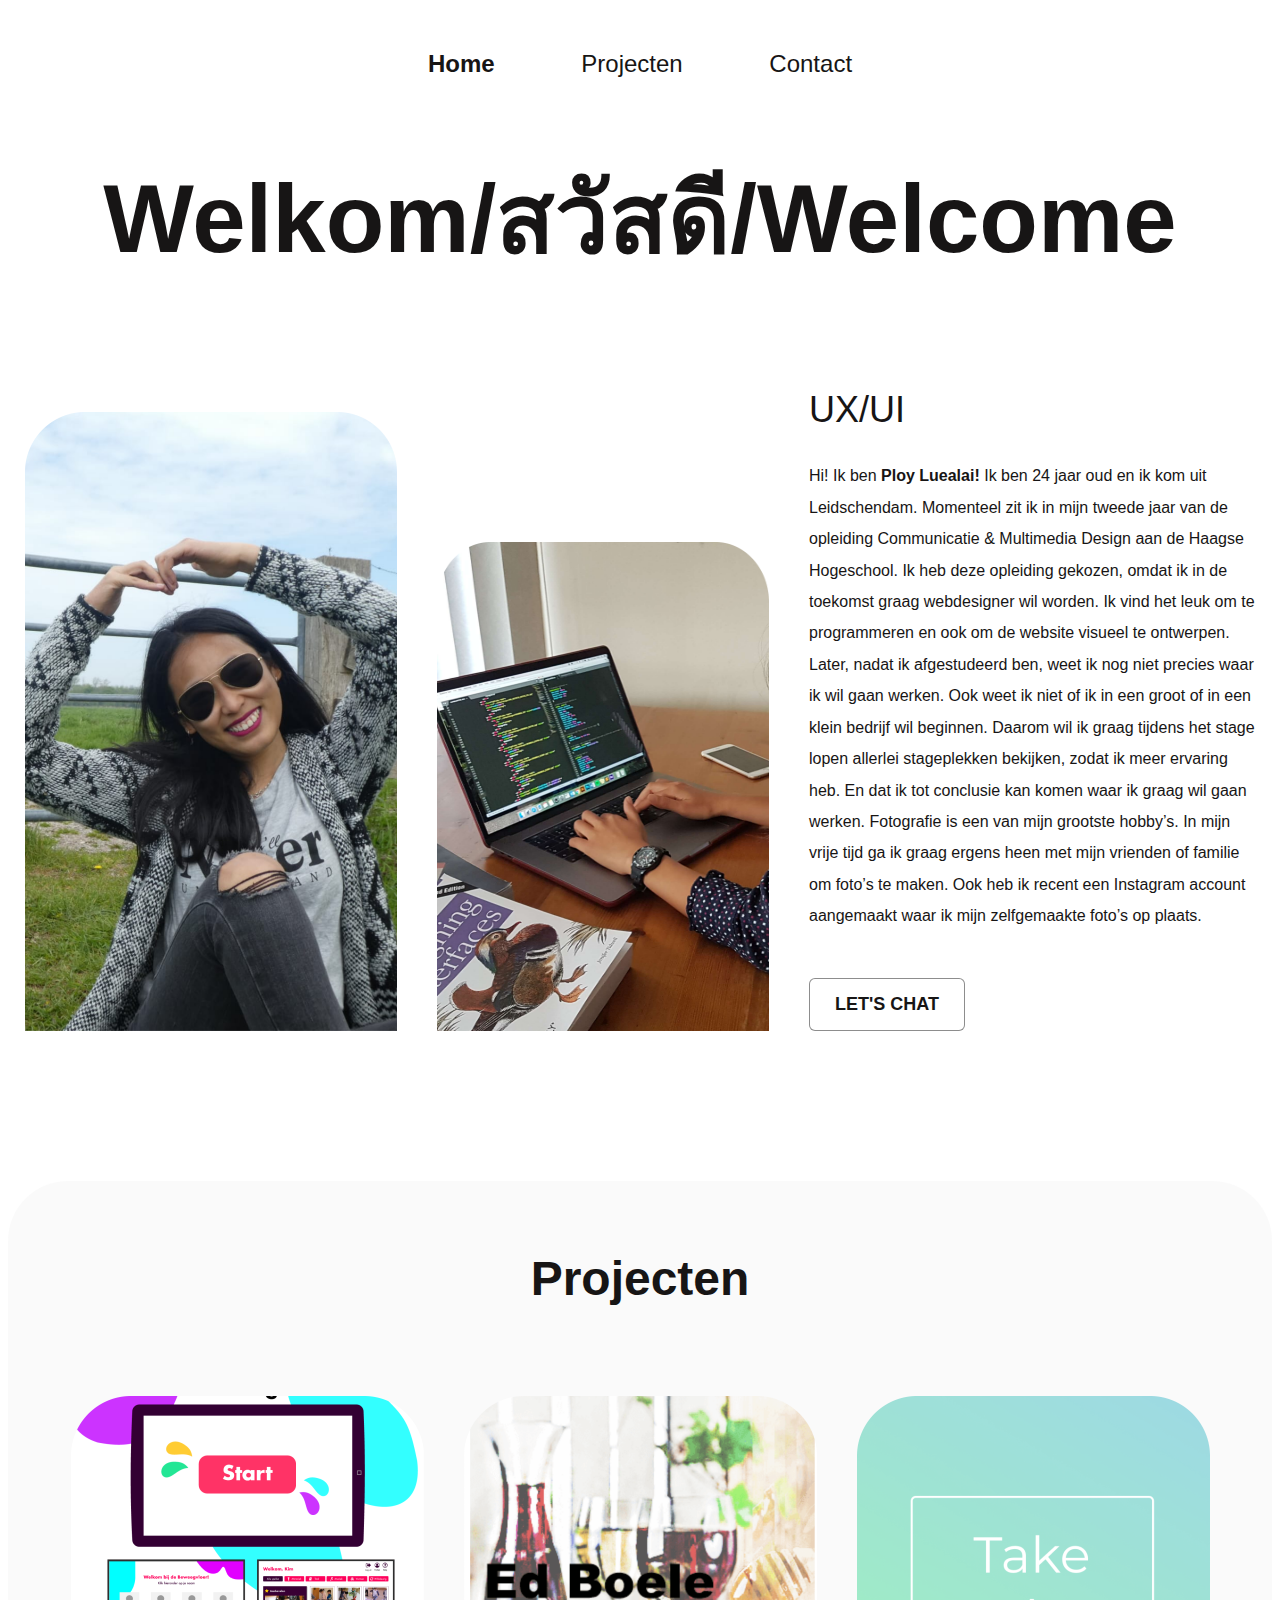
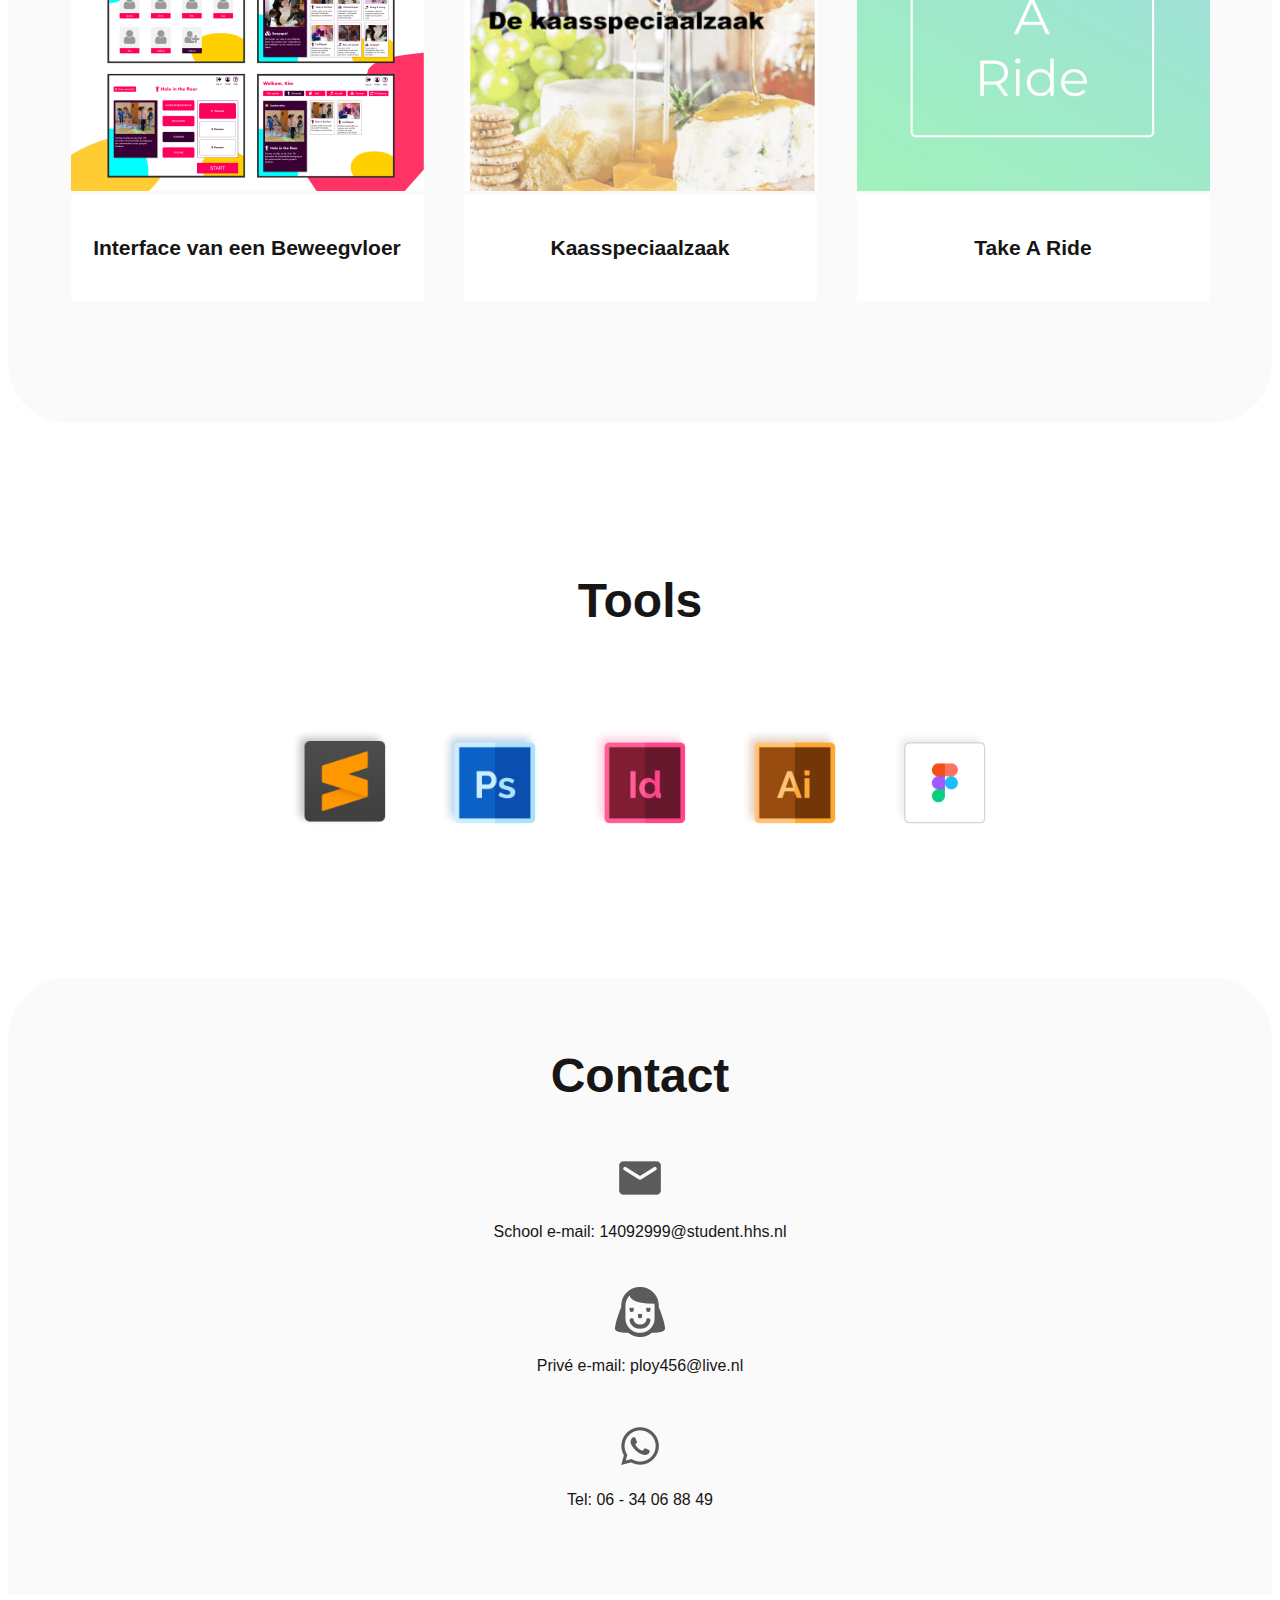
<file: ploy-luealai/index.html>
<!DOCTYPE html>
<html>
<head>
	<meta charset="utf-8">
	<meta name="viewport" content="width=device-width, initial-scale=1.0">
	<link rel="stylesheet" type="text/css" href="css/style.css">
	<title>Portfolio Ploy Luealai</title>
</head>
<body>
	<header>
		<a href="index.html" class="home active">Home</a>
		<a href="#projects">Projecten</a>
		<a href="#contact">Contact</a>
	</header>
	<main>
		<h1>Welkom/สวัสดี/Welcome</h1>
		<article class="intro">
			
			<img src="afbeelding/ploy.png" class="me">
			<img src="afbeelding/code.png" class="work">
			<div class="intro-text">
				<h2>UX/UI</h2>
				<p>
					Hi! Ik ben <b>Ploy Luealai!</b> Ik ben 24 jaar oud en ik kom uit Leidschendam. Momenteel zit ik in mijn tweede jaar van de opleiding Communicatie & Multimedia Design aan de Haagse Hogeschool. Ik heb deze opleiding gekozen, omdat ik in de toekomst graag webdesigner wil worden. Ik vind het leuk om te programmeren en ook om de website visueel te ontwerpen. Later, nadat ik afgestudeerd ben, weet ik nog niet precies waar ik wil gaan werken. Ook weet ik niet of ik in een groot of in een klein bedrijf wil beginnen. Daarom wil ik graag tijdens het stage lopen allerlei stageplekken bekijken, zodat ik meer ervaring heb. En dat ik tot conclusie kan komen waar ik graag wil gaan werken. Fotografie is een van mijn grootste hobby’s. In mijn vrije tijd ga ik graag ergens heen met mijn vrienden of familie om foto’s te maken. Ook heb ik recent een Instagram account aangemaakt waar ik mijn zelfgemaakte foto’s op plaats.
				</p>
				<button><a href="#contact">LET'S CHAT</a></button>
			</div>
		</article>
		<article class="project" id="projects">
			<h2>Projecten</h2>
			<div class="pro">
				<a href="beweegvloer.html" class="pro-1">
					<img src="afbeelding/pro-1-1.png">
					<div class="pro-1-content">
						<h3>Interface van een Beweegvloer</h3>
					</div>
					
				</a>

				<a href="kaas.html" class="pro-2">
					<img src="afbeelding/pro2-1.png">
					<div class="pro-2-content">
						<h3>Kaasspeciaalzaak</h3>
					</div>
					
				</a>

				<a href="ride.html" class="pro-3">
					<img src="afbeelding/pro-3-1.png">
					<div class="pro-3-content">
						<h3>Take A Ride</h3>
					</div>
					
				</a>
			</div>


		</article>
		<article class="tools">
			<h2>Tools</h2>
			<figure>
				<img src="afbeelding/tools/tool-1.png">
				<img src="afbeelding/tools/tool-2.png">
				<img src="afbeelding/tools/tool-3.png">
				<img src="afbeelding/tools/tool-4.png">
				<img src="afbeelding/tools/tool-5.png">
			</figure>
		</article>
	</main>
	<footer>
		<h2 id="contact">Contact</h2>
		<div class="mail">
			<img src="afbeelding/icon/ic_round-email.png">
			<p>School e-mail: 14092999@student.hhs.nl</p>
		</div>
		<div class="prive">
			<img src="afbeelding/icon/ps_girl-big-smile.png">
			<p>Privé e-mail: ploy456@live.nl</p>
		</div>
		<div class="tel">
			<img src="afbeelding/icon/bx_bxl-whatsapp.png">
			<p>Tel: 06 - 34 06 88 49</p>
		</div>
	</footer>
</body>
</html>
</file>
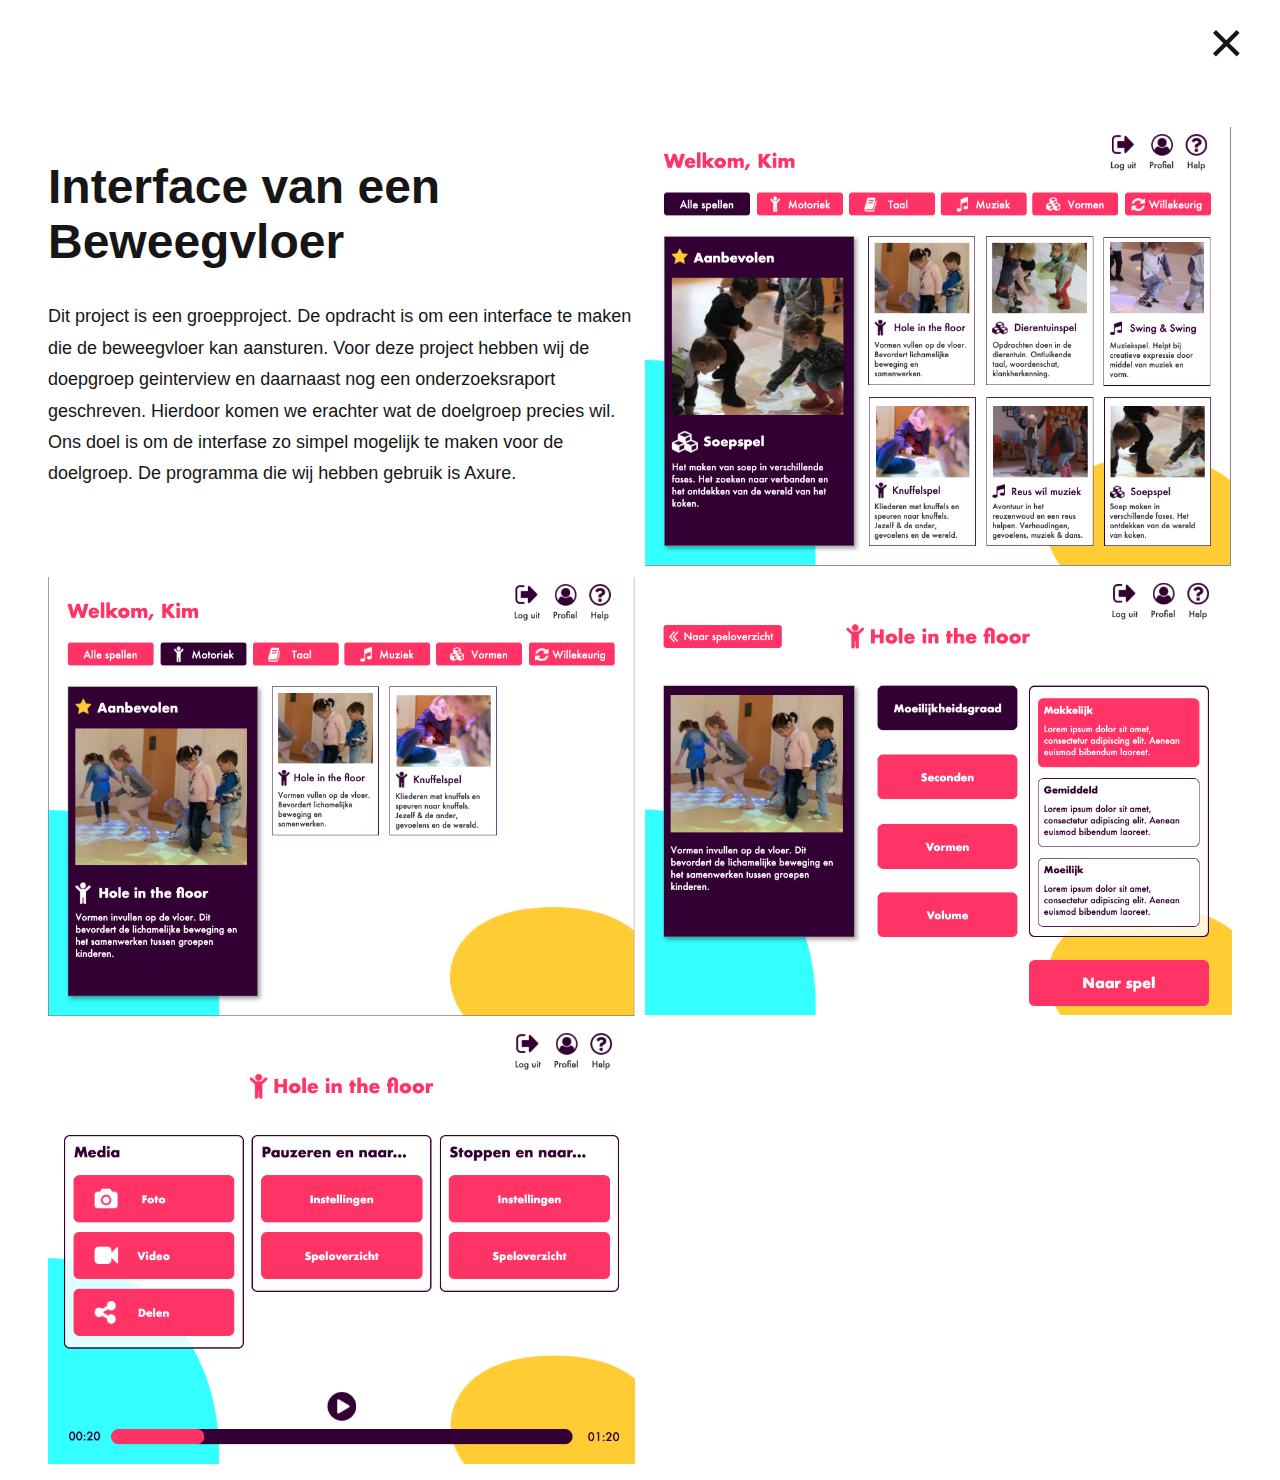
<file: ploy-luealai/html/beweegvloer.html>
<!DOCTYPE html>
<html>
<head>
	<meta charset="utf-8">
	<meta name="viewport" content="width=device-width, initial-scale=1.0">
	<link rel="stylesheet" type="text/css" href="../css/style-beweegvloer.css">
	<title>Project: Interface van een Beweegvloer</title>
</head>
<body>
	<div class="close">
		    <a href="index.html">&times;</a>
 	</div>
 		
 		
 	<figure class="groupInterface">
 		<div class="tekst">
 			<h1 class="titleProjectInterface">Interface van een Beweegvloer</h1>
 			<p class="textInterface">
 				Dit project is een groepproject. De opdracht is om een interface te maken die de beweegvloer kan aansturen. Voor deze project hebben wij de doepgroep geinterview en daarnaast nog een onderzoeksraport geschreven. Hierdoor komen we erachter wat de doelgroep precies wil. Ons doel is om de interfase zo simpel mogelijk te maken voor de doelgroep. De programma die wij hebben gebruik is Axure.
 			</p>
 		</div>
 		<img src="../afbeelding/pro-1/pro-1.5.png" class="inImgEen">
 		<img src="../afbeelding/pro-1/pro-1.2.png" class="inImgTwee">
 		<img src="../afbeelding/pro-1/pro-1.3.png" class="inImgDrie">
 		<img src="../afbeelding/pro-1/pro-1.4.png" class="inImgVier">
 	</figure>
</body>
</html>
</file>
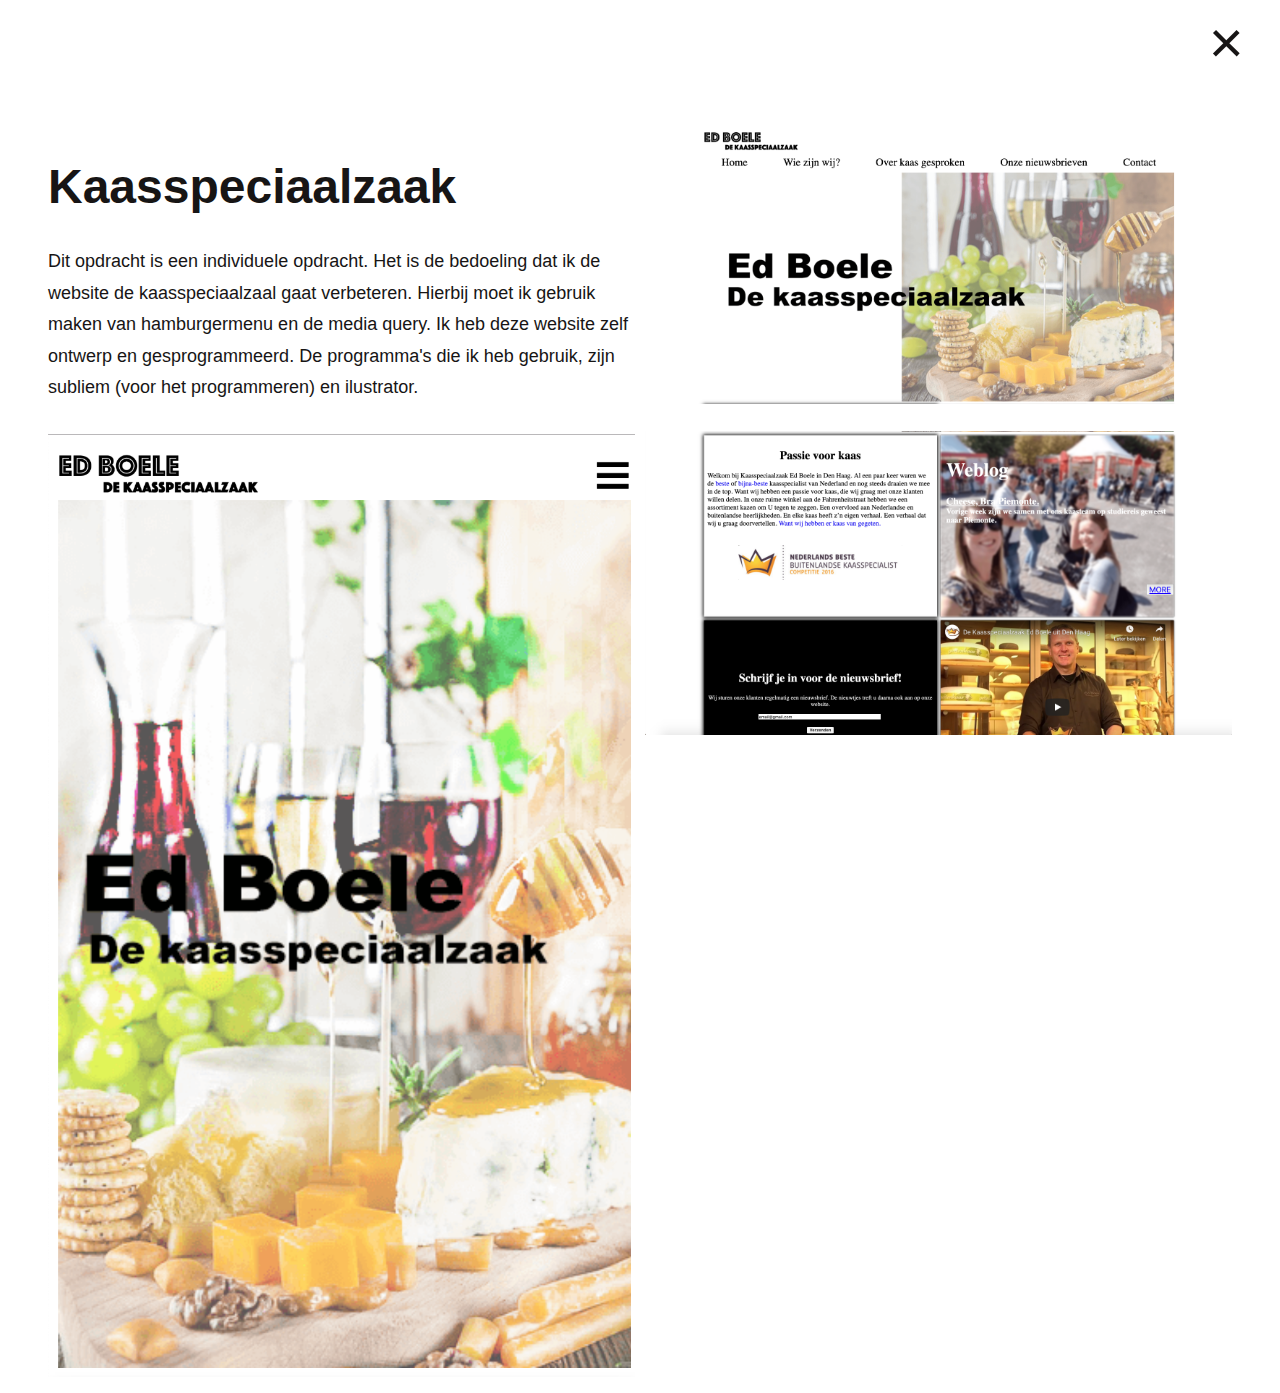
<file: ploy-luealai/html/kaas.html>
<!DOCTYPE html>
<html>
	<head>
		<meta charset="utf-8">
		<meta name="viewport" content="width=device-width, initial-scale=1.0">
		<link rel="stylesheet" type="text/css" href="../css/style-kaas.css">
		<title>Kaasspeciaalzaak</title>
	</head>
	<body>
		<div class="close">
		    <a href="index.html">&times;</a>
 		</div>
 		<figure class="groupKaas">
 			<div class="tekst">
 				<h1 class="titleProjectKaas">Kaasspeciaalzaak</h1>
 				<p class="textKaas">Dit opdracht is een individuele opdracht. Het is de bedoeling dat ik de website de kaasspeciaalzaal gaat verbeteren. Hierbij moet ik gebruik maken van hamburgermenu en de media query. Ik heb deze website zelf ontwerp en gesprogrammeerd. De programma's die ik heb gebruik, zijn subliem (voor het programmeren) en ilustrator.
 				</p>
 			</div>	
 			<img src="../afbeelding/pro-2/pro2.1.png" class="kaImgEen">
 			<img src="../afbeelding/pro-2/pro2.2.png" class="kaImgTwee">
 			<img src="../afbeelding/pro-2/pro2.5.png" class="kaImgDrie">
 			
 		</figure>

	</body>
</html>
</file>
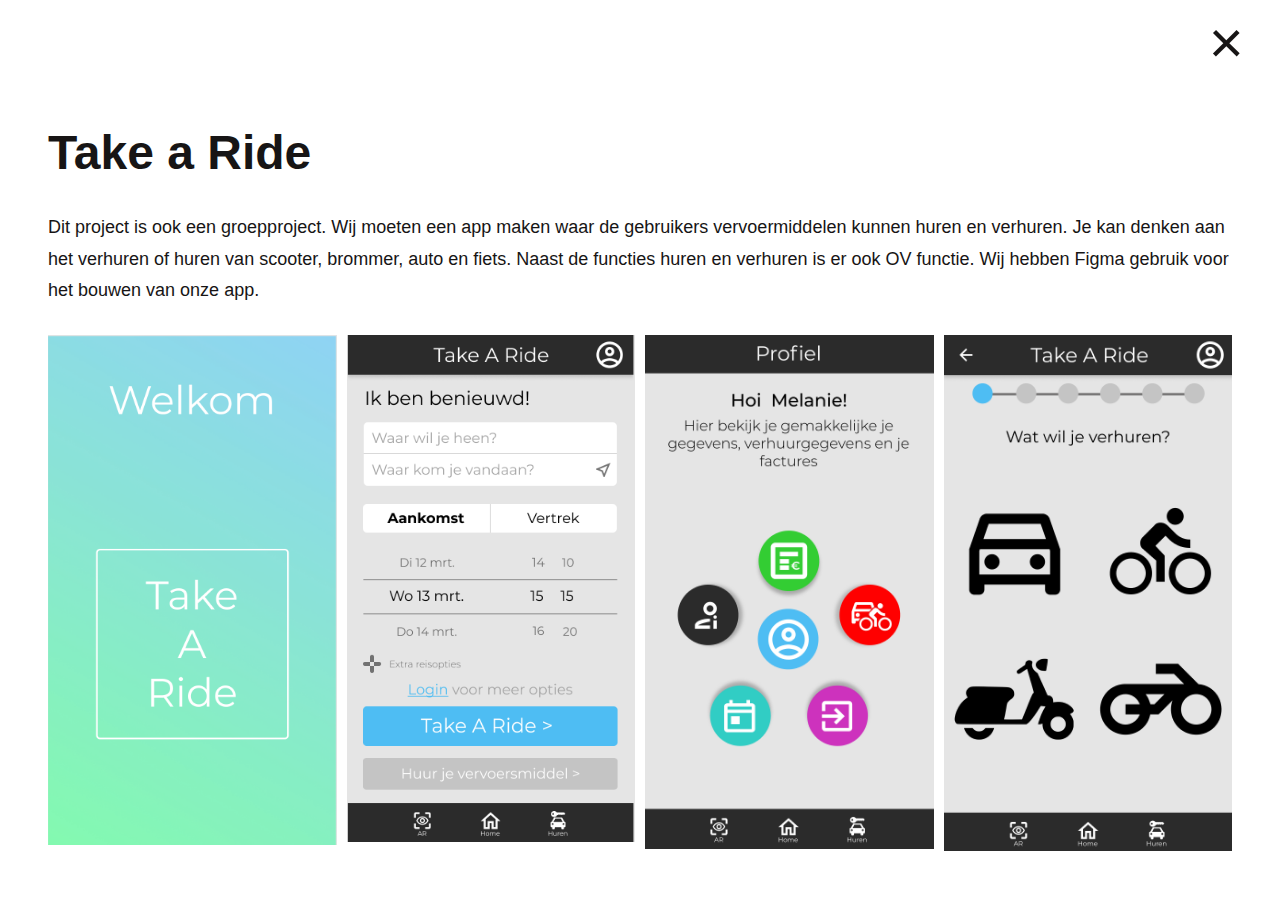
<file: ploy-luealai/html/ride.html>
<!DOCTYPE html>
<html>
	<head>
		<meta charset="utf-8">
		<meta name="viewport" content="width=device-width, initial-scale=1.0">
		<link rel="stylesheet" type="text/css" href="../css/style-ride.css">
		<title>Take a ride</title>
	</head>
	<body>
		<div class="close">
		    <a href="index.html">&times;</a>
 		</div>

 		<figure class="groupTakeARide">
 			<div class="tekst">
 				<h1 class="titleProjectTakeARide">Take a Ride</h1>
 				<p class="textTakeARide">
 					Dit project is ook een groepproject. Wij moeten een app maken waar de gebruikers vervoermiddelen kunnen huren en verhuren. Je kan denken aan het verhuren of huren van scooter, brommer, auto en fiets. Naast de functies huren en verhuren is er ook OV functie. Wij hebben Figma gebruik voor het bouwen van onze app.
 				</p>
			</div>

 			<img src="../afbeelding/pro-3/pro-3.1.png" class="taImgEen">
 			<img src="../afbeelding/pro-3/pro-3.2.png" class="taImgTwee">
 			<!-- <img src="../afbeelding/pro-3/pro-3.3.png" class="taImgDrie"> -->
 			<img src="../afbeelding/pro-3/pro-3.4.png" class="taImgVier">
 			<img src="../afbeelding/pro-3/pro-3.5.png" class="taImgVijf">
 			<!-- <img src="../afbeelding/pro-3/pro-3.6.png" class="taImgZes"> -->
 		</figure>

	</body>
</html>
</file>
<file: ploy-luealai/css/style.css>
* {
	box-sizing: border-box;
}
body {
	color: #171515;
	font-family: "lato", arial;
}
main .intro button a {
	text-decoration: none;
	color: #171515;
}
header {
	text-align: center;
	margin-top: 50px;
	margin-bottom: 60px;
	font-size: 24px;
}
header a {
	text-decoration: none;
	padding: 40px;
	color: #171515;
}
header a:hover {
	font-weight: 900;
}
.active {
	font-weight: 900;
}

main h1 {
	font-size: 96px;
	text-align: center;
}

article.intro {
	display: flex;
	align-items: flex-end;
	justify-content: center;
}
main .intro img {
	width: 372px;
	height: auto;
}
main .intro img.work{ 
	padding-left: 40px;
	height: 489px;
}
main .intro .intro-text {
	margin-left: 40px;
}
main .intro .intro-text p {
	font-size: 16px;
	line-height: 31.42px;
	width: 446px;
}
main .intro .intro-text h2 {
	font-size: 36px;
	font-weight: 100;
}
.intro-text button {
	background-color: #ffffff;
	border: 1px solid rgba(13, 12, 12, 0.47);
	font-size: 18px;
	font-weight: bold;
	border-radius: 6px;
	text-align: center;
	padding: 15px 25px 15px 25px;
	margin-top: 30px;
}

/*project*/
.project {
	background-color: rgba(223, 223, 223, 0.15);
	border-radius: 60px;
	margin-top: 150px;
	height: 842px;
}
.project h2 {
	text-align: center;
	font-size: 48px;
	padding-top: 70px;
	padding-bottom: 50px;
}
.project .pro img {
	width: 353px;
	height: 395px;
}
.project .pro {
	position: relative;
	display: flex;
	column-gap: 40px;
	justify-content: center;
	padding-bottom: 90px;
}

.pro .pro-1 .pro-1-content {
	/*position: absolute;*/
	bottom: 0;
	background-color: white;
	width: 353px;
	padding: 20px;
}
.pro .pro-2 .pro-2-content {
	/*position: absolute;*/
	bottom: 0;
	background-color: white;
	width: 353px;
	padding: 20px;
}
.pro .pro-3 .pro-3-content {
	/*position: absolute;*/
	bottom: 0;
	background-color: white;
	width: 353px;
	padding: 20px;
}
.pro .pro-1-content, .pro .pro-2-content, .pro .pro-3-content {
	text-align: center;
	color: #171515;
	font-size: 18px;
} 
.pro a {
	text-decoration: none;
}

/*tools*/
.tools {
	margin-top: 150px;
}
.tools h2 {
	text-align: center;
	font-size: 48px;
	padding-bottom: 50px;
}
.tools figure {
	display: flex;
	justify-content: center;
	column-gap: 50px;
	margin-top: 50px;
}
.tools figure img {
	width: 100px;
	height: auto;
}

/*footer*/
footer {
	text-align: center;
	background-color: rgba(223, 223, 223, 0.15);
	border-radius: 60px 60px 0 0;
	margin-top: 150px;
	padding-bottom: 70px;
}
footer h2 {
	text-align: center;
	font-size: 48px;
	padding-top: 70px;
	padding-bottom: 50px;
	margin: 0;
}
footer img {
	width: 50px;
	height: auto;
}
footer .prive, footer .tel {
	padding-top: 30px;
}
</file>
<file: ploy-luealai/css/style-beweegvloer.css>
* {
	box-sizing: border-box;
}
body {
	color: #171515;
	font-family: "lato", arial;
}
.close a {
  font-size: 45pt;
  text-decoration: none;
  color: #171515;
  display: block;
  /*text-align: right;*/
  /*margin-right: 40px;*/
  margin-left: 95%;
}
.close a:hover {
	font-weight: 900;
}

figure img {
	width: 100%;
}
.tekst h1 {
	font-size: 48px;
}
.tekst p {
	font-size: 18px;
	line-height: 31.42px;
}
.tekst {
	grid-area: tekst;
}
.inImgEen {
	grid-area: imgEen;
}
.inImgTwee {
	grid-area: imgTwee;
}
.inImgDrie {
	grid-area: imgDrie;
}
.inImgVier {
	grid-area: imgVier;
}

.groupInterface {
	display: grid;
	grid-template-columns: 1fr 1fr;
	justify-content: center;
	grid-gap: 10px;
	grid-template-areas: 
	'tekst imgTwee'
	'imgDrie imgVier'
	'imgEen .';
	margin-top: 50px;
}
</file>
<file: ploy-luealai/css/style-kaas.css>
* {
	box-sizing: border-box;
}
body {
	color: #171515;
	font-family: "lato", arial;
}
.close a {
  font-size: 45pt;
  text-decoration: none;
  color: #171515;
  display: block;
  /*text-align: right;*/
  /*margin-right: 40px;*/
  margin-left: 95%;
}
.close a:hover {
	font-weight: 900;
}


figure img {
	width: 100%;
}

.tekst h1 {
	font-size: 48px;
}
.tekst p {
	font-size: 18px;
	line-height: 31.42px;
}
.tekst {
	grid-area: tekst;
}
.kaImgEen {
	grid-area: imgEen;
}
.kaImgTwee {
	grid-area: imgTwee;
}
.kaImgDrie {
	grid-area: imgDrie;
}
.kaImgVier {
	grid-area: imgVier;
}
.groupKaas {
	display: grid;
	grid-template-columns: 1fr 1fr ;
	grid-template-areas:
	'tekst imgEen' 
	'imgDrie imgTwee';
	grid-gap: 10px;
	justify-content: center;
	margin-top: 50px;
}
</file>
<file: ploy-luealai/css/style-ride.css>
* {
	box-sizing: border-box;
}
body {
	color: #171515;
	font-family: "lato", arial;
}
.close a {
  font-size: 45pt;
  text-decoration: none;
  color: #171515;
  display: block;
  /*text-align: right;*/
  /*margin-right: 40px;*/
  margin-left: 95%;
}
.close a:hover {
	font-weight: 900;
}

figure img {
	width: 100%;
}
.tekst h1 {
	font-size: 48px;
}
.tekst p {
	font-size: 18px;
	line-height: 31.42px;
}

.tekst {
	grid-area: tekst;
}
.taImgEen {
	grid-area: imgEen;
}
.taImgTwee {
	grid-area: imgTwee;
}
.taImgDrie {
	grid-area: imgDrie;
}
.taImgVier {
	grid-area: imgVier;
}
.taImgVijf {
	grid-area: imgVijf;
}
.taImgZes {
	grid-area: imgZes;
}
.groupTakeARide {
	display: grid;
	grid-template-columns: auto auto ;
	grid-template-areas:
	'tekst tekst tekst tekst'
	'imgTwee imgEen  imgVier imgVijf';
	grid-gap: 10px;
	justify-content: center;
}
</file>
